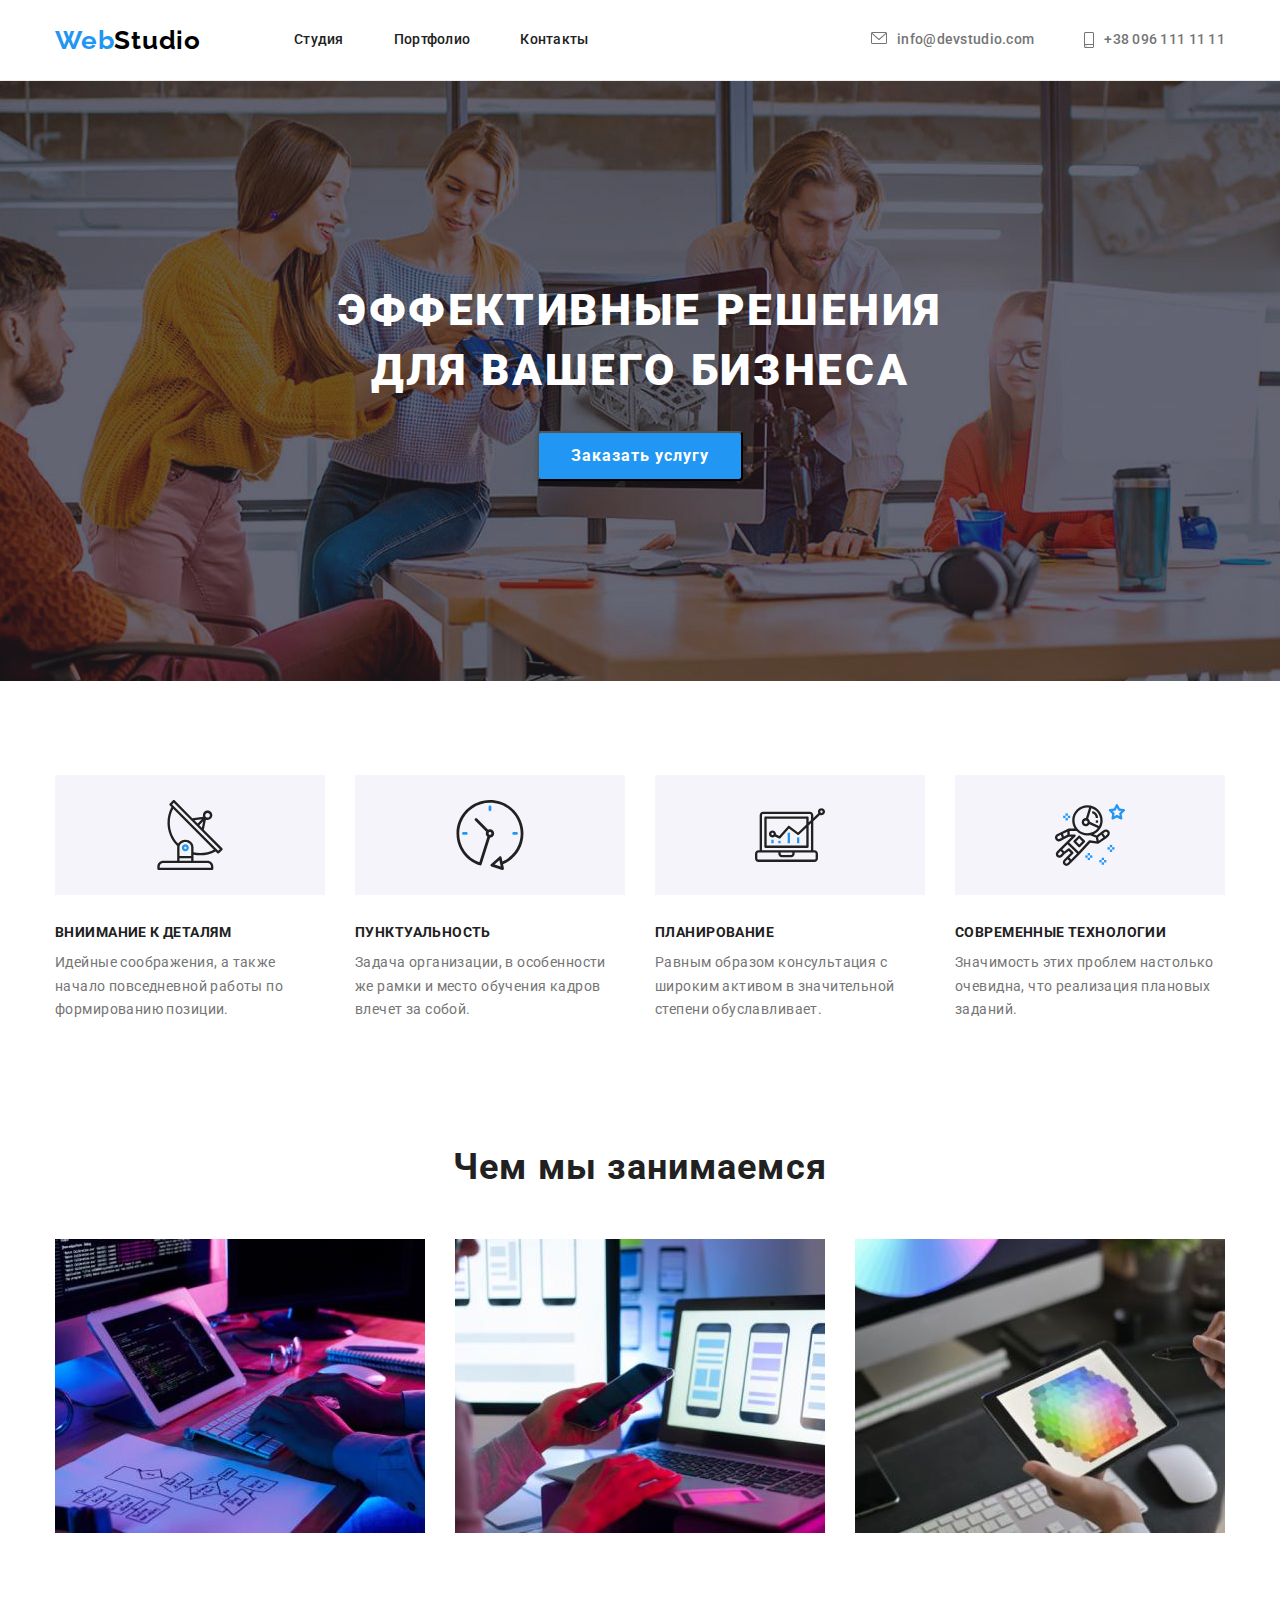
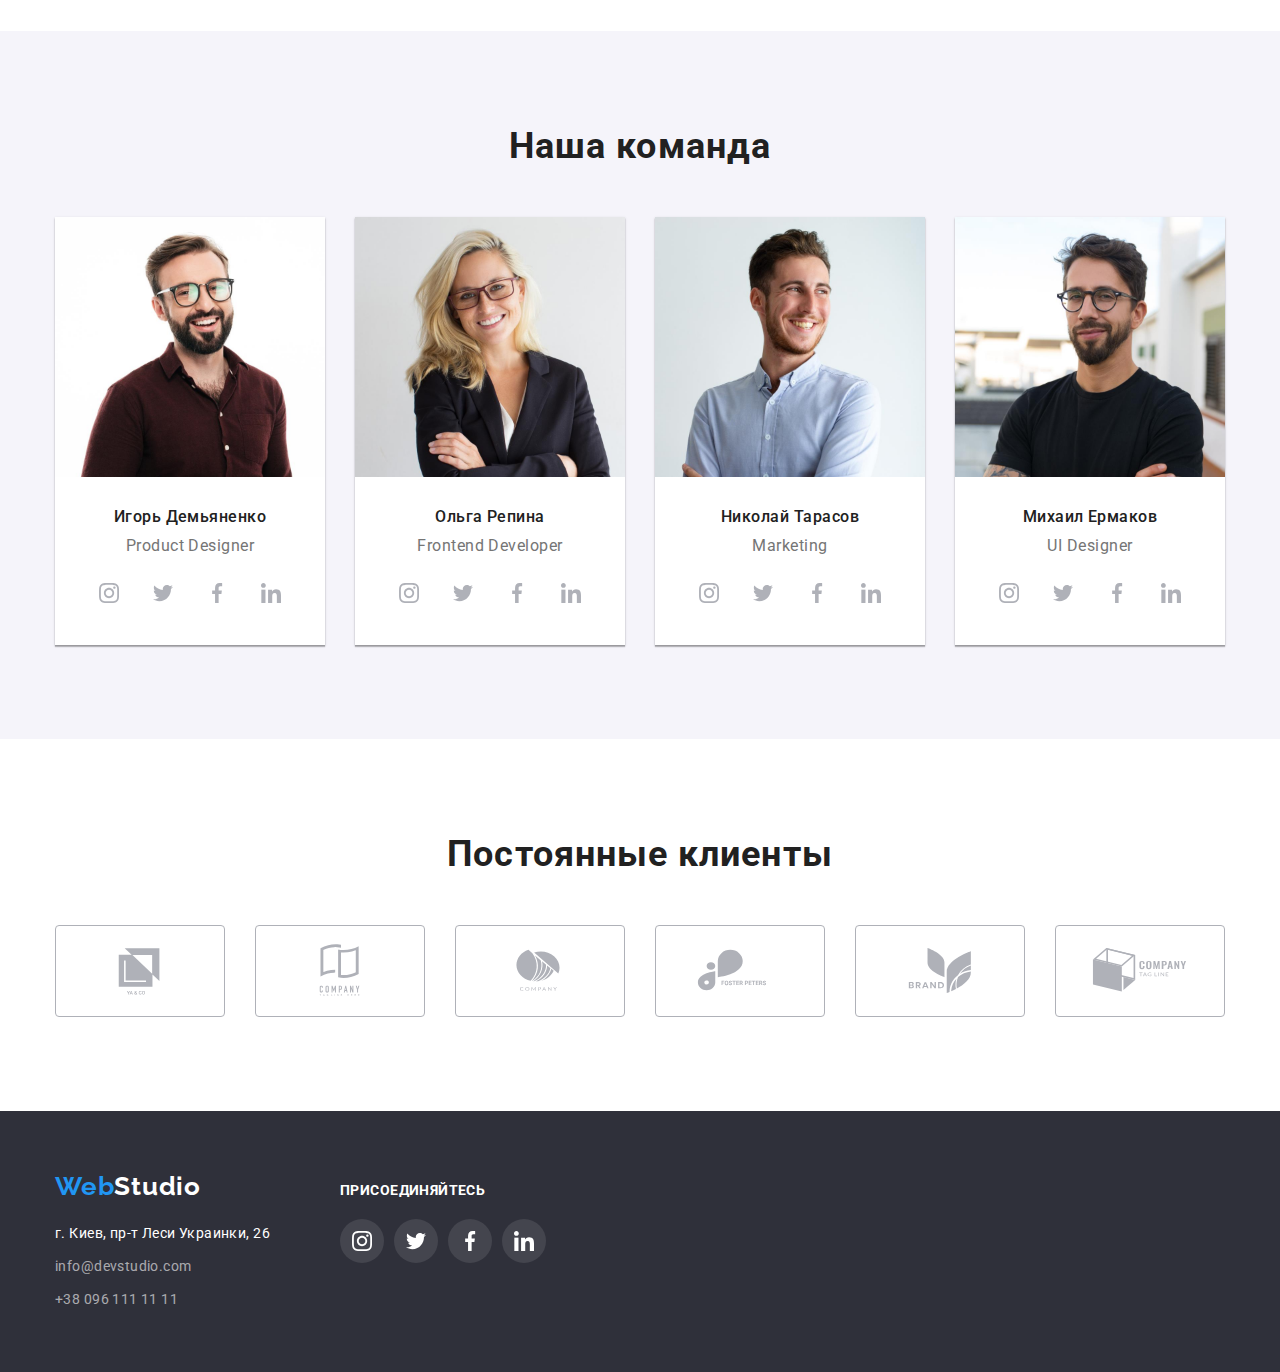
<file: index.html>
<!DOCTYPE html>
<html lang="ru">
    <head>
        <meta charset="UTF-8">
        <meta http-equiv="X-UA-Compatible" content="IE=edge">
        <meta name="viewport" content="width=device-width, initial-scale=1.0">
        <title>WebStudio</title>
        <link rel="preconnect" href="https://fonts.googleapis.com">
        <link rel="preconnect" href="https://fonts.gstatic.com" crossorigin>
        <link href="https://fonts.googleapis.com/css2?family=Raleway:wght@700&family=Roboto:wght@400;500;700;900&display=swap"
            rel="stylesheet">
        <link rel="stylesheet" href="https://cdnjs.cloudflare.com/ajax/libs/modern-normalize/1.1.0/modern-normalize.min.css"> 
        <link rel="stylesheet" href="./css/styles.css">
    </head>
    <body>
        <header class="header"> 
            <div class="container header-container">
                <nav class="header-navigation">
                    <a class="header-logo link" id="logo" href="./index.html" rel="home" lang="en">Web<span class="logo-part-header">Studio</span></a>
                    <ul class="header-list list">
                        <li class="header-item"><a class="header-link link" href="./index.html">Студия</a></li>
                        <li class="header-item"><a class="header-link link" href="./portfolio.html">Портфолио</a></li>
                        <li class="header-item"><a class="header-link link" href="#contacts">Контакты</a></li>
                    </ul>
                </nav> 
                <div class="header-connect">
                    <a class="header-mail-link link" href="mailto:info@devstudio.com">info@devstudio.com</a>
                    <a class="header-tel-link link" href="tel:+380961111111">+38 096 111 11 11</a>
                </div>
            </div>
        </header>
        <main class="main">
            <section class="section main-section"> 
                <div class="main-container">
                <h1 class="main-heading">
                Эффективные решения<br> для вашего бизнеса
                </h1>
                <button class="main-btn" type="button">Заказать услугу</button>
                </div>
            </section>
            <section class="section peculiarities-section">
                <div class="container peculiarities-container">
                    <ul class="peculiarities-icon-list list">
                        <li class="peculiarities-icon-item">
                            <a class="peculiarities-icon-link" href="">
                                <svg class="peculiarities" width="70" height="70">
                                    <use href="./images/icons.svg#icon-peculiarities-svg-1"></use>
                                </svg>
                            </a>
                            <h3 class="main-item-heading">Вниимание к деталям</h3>
                            <p class="main-item-ph">Идейные соображения, а также начало повседневной работы по формированию позиции.</p>
                        </li>
                        <li class="peculiarities-icon-item">
                            <a class="peculiarities-icon-link" href="">
                            <svg class="peculiarities" width="70" height="70">
                                <use href="./images/icons.svg#icon-peculiarities-svg-2"></use>
                            </svg>
                            </a>
                            <h3 class="main-item-heading">Пунктуальность</h3>
                            <p class="main-item-ph">Задача организации, в особенности же рамки и место обучения кадров влечет за собой.
                        </li>
                        <li class="peculiarities-icon-item">
                            <a class="peculiarities-icon-link" href="">
                                <svg class="peculiarities" width="70" height="70">
                                    <use href="./images/icons.svg#icon-peculiarities-svg-3"></use>
                                </svg>
                            </a>
                            <h3 class="main-item-heading">Планирование</h3>
                            <p class="main-item-ph">Равным образом консультация с широким активом в значительной степени обуславливает.</p>
                        </li>
                        <li class="peculiarities-icon-item">
                            <a class="peculiarities-icon-link" href="">
                                <svg class="peculiarities" width="70" height="70">
                                    <use href="./images/icons.svg#icon-peculiarities-svg-4"></use>
                                </svg>
                            </a>
                            <h3 class="main-item-heading">Современные технологии</h3>
                            <p class="main-item-ph">Значимость этих проблем настолько очевидна, что реализация плановых заданий.</p>
                        </li>
                    </ul>
                <!-- <ul class="main-list list">
                    <li class="main-item"><h3 class="main-item-heading">Вниимание к деталям</h3>
                        <p class="main-item-ph">Идейные соображения, а также начало повседневной работы по формированию позиции.</p>
                    </li>
                    <li class="main-item"><h3 class="main-item-heading">Пунктуальность</h3>
                        <p class="main-item-ph">Задача организации, в особенности же рамки и место обучения кадров влечет за собой.</p>
                        </li>
                    <li class="main-item"><h3 class="main-item-heading">Планирование</h3>
                        <p class="main-item-ph">Равным образом консультация с широким активом в значительной степени обуславливает.</p>
                        <li class="main-item">
                            <h3 class="main-item-heading">Современные технологии</h3>
                            <p class="main-item-ph">Значимость этих проблем настолько очевидна, что реализация плановых заданий.</p>
                    </li>
                </ul> -->
                </div>
            </section>
            <section class="section what-we-do-section">
                <div class="container what-we-do-container">
                <h2 class="main-second-heading">Чем мы занимаемся</h2>
                <ul class="list what-we-do-list">
                    <li class="what-we-do-item"><img src="./images/box-1.jpg" alt="клавиатура" width="370" height="294"></li>
                    <li class="what-we-do-item"><img src="./images/box-1-1.jpg" alt="ноутбук" width="370" height="294"></li>
                    <li class="what-we-do-item"><img src="./images/box-1-2.jpg" alt="планшет" width="370" height="294"></li>
                </ul>
                </div>
            </section>
            <section class="section our-team-section">
                <div class="container our-team-container">
                <h2 class="main-second-heading">Наша команда</h2>
                <ul class="list our-team-list">
                    <li class="our-team-item"><img src="./images/person-1.jpg" alt="Игорь Демьяненко" width="270" height="260">
                        <div class="our-team-text">
                            <h3 class="our-team-heading-item">Игорь Демьяненко</h3> 
                            <p class="our-team-ph-item" lang="en">Product Designer</p>
                            <ul class="our-team-icon-list list">
                                <li class="our-team-icon-item">
                                    <a class="our-team-icon-link" href="">
                                        <svg class="our-team-icon" width="20" height="20">
                                            <use href="./images/icons.svg#icon-social-icon-svg-1"></use>
                                        </svg>
                                    </a>
                                </li>
                                <li class="our-team-icon-item">
                                    <a class="our-team-icon-link" href="">
                                        <svg class="our-team-icon" width="20" height="20">
                                            <use href="./images/icons.svg#icon-social-icon-svg-2"></use>
                                        </svg>
                                    </a>
                                </li>
                                <li class="our-team-icon-item">
                                    <a class="our-team-icon-link" href="">
                                        <svg class="our-team-icon" width="20" height="20">
                                            <use href="./images/icons.svg#icon-social-icon-svg-3"></use>
                                        </svg>
                                    </a>
                                </li>
                                <li class="our-team-icon-item">
                                    <a class="our-team-icon-link" href="">
                                        <svg class="our-team-icon" width="20" height="20">
                                            <use href="./images/icons.svg#icon-social-icon-svg-4"></use>
                                        </svg>
                                    </a>
                                </li>
                            </ul>
                        </div> 
                    </li>
                    <li class="our-team-item"><img src="./images/person-2.jpg" alt="Ольга Репина" width="270" height="260">
                        <div class="our-team-text">
                            <h3 class="our-team-heading-item">Ольга Репина</h3>
                            <p class="our-team-ph-item" lang="en">Frontend Developer</p>
                            <ul class="our-team-icon-list list">
                                <li class="our-team-icon-item">
                                    <a class="our-team-icon-link" href="">
                                        <svg class="our-team-icon" width="20" height="20">
                                            <use href="./images/icons.svg#icon-social-icon-svg-1"></use>
                                        </svg>
                                    </a>
                                </li>
                                <li class="our-team-icon-item">
                                    <a class="our-team-icon-link" href="">
                                        <svg class="our-team-icon" width="20" height="20">
                                            <use href="./images/icons.svg#icon-social-icon-svg-2"></use>
                                        </svg>
                                    </a>
                                </li>
                                <li class="our-team-icon-item">
                                    <a class="our-team-icon-link" href="">
                                        <svg class="our-team-icon" width="20" height="20">
                                            <use href="./images/icons.svg#icon-social-icon-svg-3"></use>
                                        </svg>
                                    </a>
                                </li>
                                <li class="our-team-icon-item">
                                    <a class="our-team-icon-link" href="">
                                        <svg class="our-team-icon" width="20" height="20">
                                            <use href="./images/icons.svg#icon-social-icon-svg-4"></use>
                                        </svg>
                                    </a>
                                </li>
                            </ul>
                        </div>
                    </li>
                    <li class="our-team-item"><img src="./images/person-3.jpg" alt="Николай Тарасов" width="270" height="260">
                        <div class="our-team-text">
                            <h3 class="our-team-heading-item">Николай Тарасов</h3>
                            <p class="our-team-ph-item" lang="en">Marketing</p>
                            <ul class="our-team-icon-list list">
                                <li class="our-team-icon-item">
                                    <a class="our-team-icon-link" href="">
                                        <svg class="our-team-icon" width="20" height="20">
                                            <use href="./images/icons.svg#icon-social-icon-svg-1"></use>
                                        </svg>
                                    </a>
                                </li>
                                <li class="our-team-icon-item">
                                    <a class="our-team-icon-link" href="">
                                        <svg class="our-team-icon" width="20" height="20">
                                            <use href="./images/icons.svg#icon-social-icon-svg-2"></use>
                                        </svg>
                                    </a>
                                </li>
                                <li class="our-team-icon-item">
                                    <a class="our-team-icon-link" href="">
                                        <svg class="our-team-icon" width="20" height="20">
                                            <use href="./images/icons.svg#icon-social-icon-svg-3"></use>
                                        </svg>
                                    </a>
                                </li>
                                <li class="our-team-icon-item">
                                    <a class="our-team-icon-link" href="">
                                        <svg class="our-team-icon" width="20" height="20">
                                            <use href="./images/icons.svg#icon-social-icon-svg-4"></use>
                                        </svg>
                                    </a>
                                </li>
                            </ul>
                        </div>
                    </li>
                    <li class="our-team-item"><img src="./images/person-4.jpg" alt="Михаил Ермаков" width="270" height="260">
                        <div class="our-team-text">
                            <h3 class="our-team-heading-item">Михаил Ермаков</h3>
                            <p class="our-team-ph-item" lang="en">UI Designer</p>
                            <ul class="our-team-icon-list list">
                                <li class="our-team-icon-item">
                                    <a class="our-team-icon-link" href="">
                                        <svg class="our-team-icon" width="20" height="20">
                                            <use href="./images/icons.svg#icon-social-icon-svg-1"></use>
                                        </svg>
                                    </a>
                                </li>
                                <li class="our-team-icon-item">
                                    <a class="our-team-icon-link" href="">
                                        <svg class="our-team-icon" width="20" height="20">
                                            <use href="./images/icons.svg#icon-social-icon-svg-2"></use>
                                        </svg>
                                    </a>
                                </li>
                                <li class="our-team-icon-item">
                                    <a class="our-team-icon-link" href="">
                                        <svg class="our-team-icon" width="20" height="20">
                                            <use href="./images/icons.svg#icon-social-icon-svg-3"></use>
                                        </svg>
                                    </a>
                                </li>
                                <li class="our-team-icon-item">
                                    <a class="our-team-icon-link" href="">
                                        <svg class="our-team-icon" width="20" height="20">
                                            <use href="./images/icons.svg#icon-social-icon-svg-4"></use>
                                        </svg>
                                    </a>
                                </li>
                            </ul>
                        </div>
                    </li>
                </ul> 
                </div>
            </section>
            <section class="section regular-customers-section">
                <div class="container regular-customers-container">
                <h2 class="main-second-heading">Постоянные клиенты</h2>
                <ul class="regular-customers-list list">
                    <li class="regular-customers-item">
                        <a class="regular-customers-link" href="">
                            <svg class="regular-customers-icon" width="106" height="60">
                                <use href="./images/icons.svg#icon-regular-customers-svg-1"></use>
                            </svg>
                        </a>
                    </li>
                    <li class="regular-customers-item">
                        <a class="regular-customers-link" href="">
                            <svg class="regular-customers-icon" width="106" height="60">
                                <use href="./images/icons.svg#icon-regular-customers-svg-2"></use>
                            </svg>
                        </a>
                    </li>
                    <li class="regular-customers-item">
                        <a class="regular-customers-link" href="">
                            <svg class="regular-customers-icon" width="106" height="60">
                                <use href="./images/icons.svg#icon-regular-customers-svg-3"></use>
                            </svg>
                        </a>
                    </li>
                    <li class="regular-customers-item">
                        <a class="regular-customers-link" href="">
                            <svg class="regular-customers-icon" width="106" height="60">
                                <use href="./images/icons.svg#icon-regular-customers-svg-4"></use>
                            </svg>
                        </a>
                    </li>
                    <li class="regular-customers-item">
                        <a class="regular-customers-link" href="">
                            <svg class="regular-customers-icon" width="106" height="60">
                                <use href="./images/icons.svg#icon-regular-customers-svg-5"></use>
                            </svg>
                        </a>
                    </li>
                    <li class="regular-customers-item">
                        <a class="regular-customers-link" href="">
                            <svg class="regular-customers-icon" width="106" height="60">
                                <use href="./images/icons.svg#icon-regular-customers-svg-6"></use>
                            </svg>
                        </a>
                    </li>
                </ul>
                </div>
            </section>
        </main>
        <footer class="footer">
            <div class="container footer-container">
            <a id="contacts"></a>
            <div class="footer-address">
            <a class="footer-logo link" href="./index.html" rel="home">Web<span class="logo-part-footer">Studio</span></a>
            <address class="address f-e">г. Киев, пр-т Леси Украинки, 26</address>
            <a class="footer-mail-link link f-e" href="mailto:info@devstudio.com">info@devstudio.com</a>
            <a class="footer-tel-link link f-e" href="tel:+380961111111">+38 096 111 11 11</a>
            </div>
            <div class="footer-follow">
                <p class="footer-ph">присоединяйтесь</p>
                <ul class="footer-icon-list list">
                    <li class="footer-icon-item">
                        <a class="footer-icon-link" href="">
                            <svg class="footer-icon" width="20" height="20">
                                <use href="./images/icons.svg#icon-social-icon-svg-1"></use>
                            </svg>
                        </a>
                    </li>
                    <li class="footer-icon-item">
                        <a class="footer-icon-link" href="">
                            <svg class="footer-icon" width="20" height="20">
                                <use href="./images/icons.svg#icon-social-icon-svg-2"></use>
                            </svg>
                        </a>
                    </li>
                    <li class="footer-icon-item">
                        <a class="footer-icon-link" href="">
                            <svg class="footer-icon" width="20" height="20">
                                <use href="./images/icons.svg#icon-social-icon-svg-3"></use>
                            </svg>
                        </a>
                    </li>
                    <li class="footer-icon-item">
                        <a class="footer-icon-link" href="">
                            <svg class="footer-icon" width="20" height="20">
                                <use href="./images/icons.svg#icon-social-icon-svg-4"></use>
                            </svg>
                        </a>
                    </li>
                </ul>
            </div>
            </div>
        </footer>
    </body>
</html>
</file>
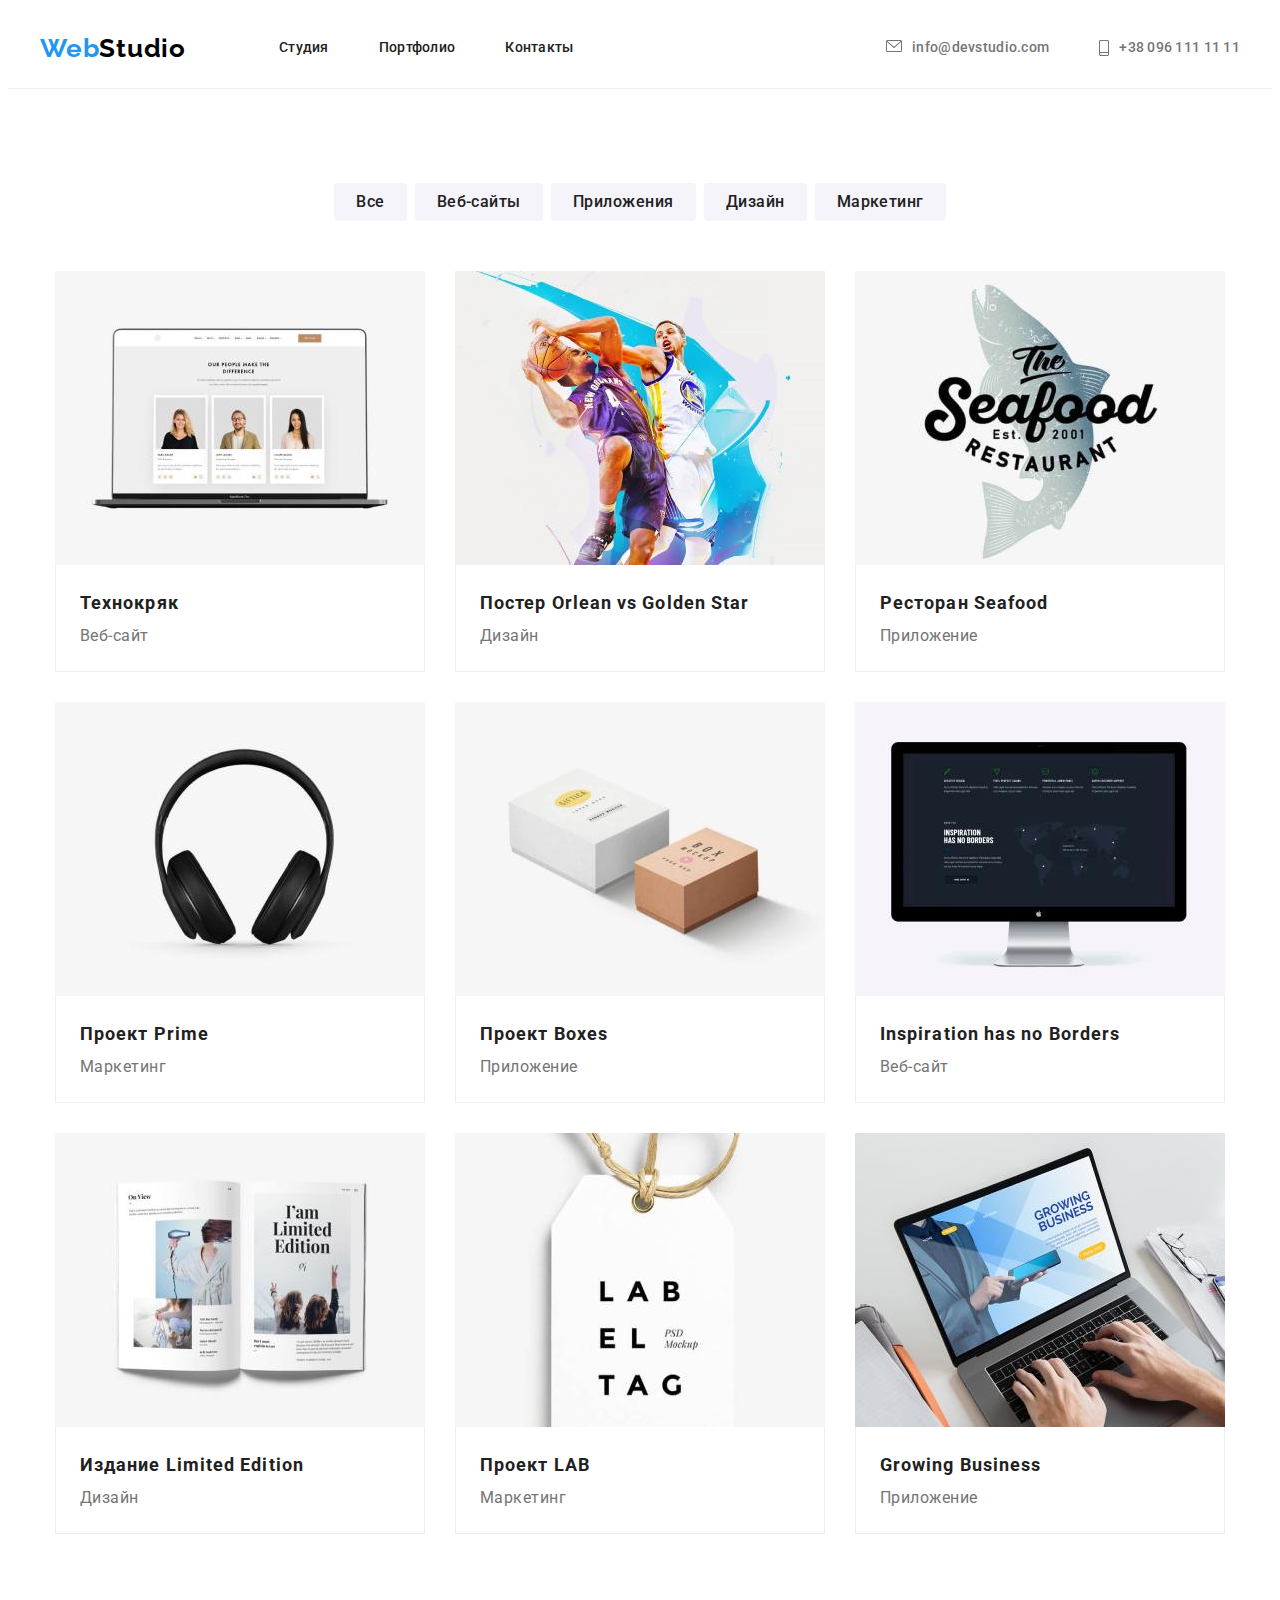
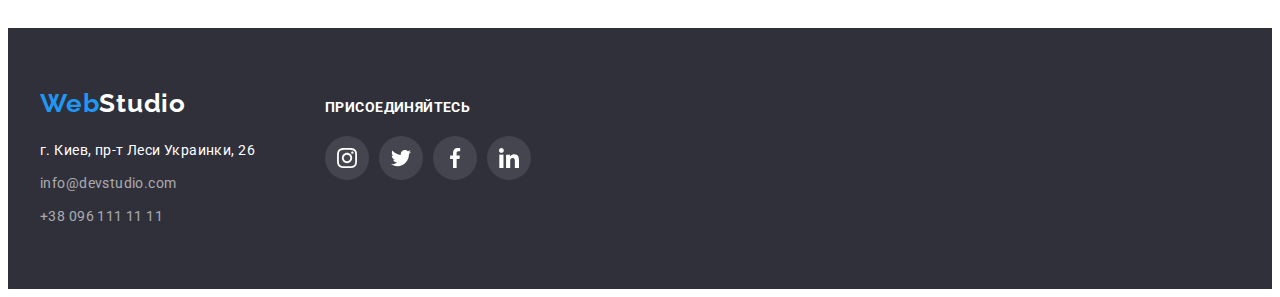
<file: portfolio.html>
<!DOCTYPE html>
<html lang="ru">
    <head>
        <meta charset="UTF-8">
        <meta http-equiv="X-UA-Compatible" content="IE=edge">
        <meta name="viewport" content="width=device-width, initial-scale=1.0">
        <title>WebStudio</title>
        <link rel="preconnect" href="https://fonts.googleapis.com">
        <link rel="preconnect" href="https://fonts.gstatic.com" crossorigin>
        <link href="https://fonts.googleapis.com/css2?family=Raleway:wght@700&family=Roboto:wght@400;500;700;900&display=swap"
            rel="stylesheet">
        <link rel="stylesheet" href="./css/styles.css">
    </head>
    <body>
    <header class="header">
        <div class="container header-container">
            <nav class="header-navigation">
                <a class="header-logo link" id="logo" href="./index.html" rel="home" lang="en">Web<span
                        class="logo-part-header">Studio</span></a>
                <ul class="header-list list">
                    <li class="header-item"><a class="header-link link" href="./index.html">Студия</a></li>
                    <li class="header-item"><a class="header-link link" href="./portfolio.html">Портфолио</a></li>
                    <li class="header-item"><a class="header-link link" href="#contacts">Контакты</a></li>
                </ul>
            </nav>
            <div class="header-connect">
                <a class="header-mail-link link" href="mailto:info@devstudio.com">info@devstudio.com</a>
                <a class="header-tel-link link" href="tel:+380961111111">+38 096 111 11 11</a>
            </div>
        </div>
    </header>
        <main> 
            <section class="section main-portfolio-section">
                <div class="container button-container">
                <ul class="button-list list">
                    <li class="button-item"><button class="btn-item" type="button">Все</button></li>
                    <li class="button-item"><button class="btn-item" type="button">Веб-сайты</button></li>
                    <li class="button-item"><button class="btn-item" type="button">Приложения</button></li>
                    <li class="button-item"><button class="btn-item" type="button">Дизайн</button></li>
                    <li class="button-item"><button class="btn-item" type="button">Маркетинг</button></li>
                </ul>
                </div>
                <ul class="portfolio-list list container">
                    <li class="porfolio-item">
                        <img class="img-portfolio" src="./images/portfolio-1.jpg" alt="макет веб-сайта" height="294" width="370">
                        <div class="wrap-text">
                        <h3 class="portfolio-heading">Технокряк</h3>
                        <p class="portfolio-ph">Веб-сайт</p>
                        </div>
                    </li>
                    <li class="porfolio-item">
                        <img class="img-portfolio" src="./images/portfolio-2.jpg" alt="постер" height="294" width="370">
                        <div class="wrap-text">
                        <h3 class="portfolio-heading">Постер <span lang="en">Orlean vs Golden Star</span> </h3>
                        <p class="portfolio-ph">Дизайн</p>
                        </div>
                    </li>
                    <li class="porfolio-item">
                        <img class="img-portfolio" src="./images/portfolio-3.jpg" alt="логотип ресторана" height="294" width="370">
                        <div class="wrap-text">
                        <h3 class="portfolio-heading">Ресторан <span lang="en">Seafood</span></h3>
                        <p class="portfolio-ph">Приложение</p>
                        </div>
                    </li>
                    <li class="porfolio-item">
                        <img class="img-portfolio" src="./images/portfolio-4.jpg" alt="наушники" height="294" width="370">
                        <div class="wrap-text">
                        <h3 class="portfolio-heading">Проект <span lang="en">Prime</span></h3>
                        <p class="portfolio-ph">Маркетинг</p>
                        </div>
                    </li>
                    <li class="porfolio-item">
                        <img class="img-portfolio" src="./images/portfolio-5.jpg" alt="коробки" height="294" width="370">
                        <div class="wrap-text">
                        <h3 class="portfolio-heading">Проект <span lang="en">Boxes</span></h3>
                        <p class="portfolio-ph">Приложение</p>
                        </div>
                    </li>
                    <li class="porfolio-item">
                        <img class="img-portfolio" src="./images/portfolio-6.jpg" alt="екран" height="294" width="370">
                        <div class="wrap-text">
                        <h3 class="portfolio-heading"><span lang="en">Inspiration has no Borders</span></h3>
                        <p class="portfolio-ph">Веб-сайт</p>
                        </div>
                    </li>
                    <li class="porfolio-item">
                        <img class="img-portfolio" src="./images/portfolio-7.jpg" alt="журнал" height="294" width="370">
                        <div class="wrap-text">
                        <h3 class="portfolio-heading">Издание <span lang="en">Limited Edition</span></h3>
                        <p class="portfolio-ph">Дизайн</p>
                        </div>
                    </li>
                    <li class="porfolio-item">
                        <img class="img-portfolio" src="./images/portfolio-8.jpg" alt="бирка" height="294" width="370">
                        <div class="wrap-text">
                        <h3 class="portfolio-heading">Проект <span lang="en">LAB</span></h3>
                        <p class="portfolio-ph">Маркетинг</p>
                        </div>
                    </li>
                    <li class="porfolio-item">
                        <img class="img-portfolio" src="./images/portfolio-9.jpg" alt="ноутбук" height="294" width="370">
                        <div class="wrap-text">
                        <h3 class="portfolio-heading"><span lang="en">Growing Business</span></h3>
                        <p class="portfolio-ph">Приложение</p>
                        </div>
                    </li>
                </ul>
                
            </section>
        </main>
        <footer class="footer">
            <div class="container footer-container">
                <a id="contacts"></a>
                <div class="footer-address">
                    <a class="footer-logo link" href="./index.html" rel="home">Web<span
                            class="logo-part-footer">Studio</span></a>
                    <address class="address f-e">г. Киев, пр-т Леси Украинки, 26</address>
                    <a class="footer-mail-link link f-e" href="mailto:info@devstudio.com">info@devstudio.com</a>
                    <a class="footer-tel-link link f-e" href="tel:+380961111111">+38 096 111 11 11</a>
                </div>
                <div class="footer-follow">
                    <p class="footer-ph">присоединяйтесь</p>
                    <ul class="footer-icon-list list">
                        <li class="footer-icon-item">
                            <a class="footer-icon-link" href="">
                                <svg class="footer-icon" width="20" height="20">
                                    <use href="./images/icons.svg#icon-social-icon-svg-1"></use>
                                </svg>
                            </a>
                        </li>
                        <li class="footer-icon-item">
                            <a class="footer-icon-link" href="">
                                <svg class="footer-icon" width="20" height="20">
                                    <use href="./images/icons.svg#icon-social-icon-svg-2"></use>
                                </svg>
                            </a>
                        </li>
                        <li class="footer-icon-item">
                            <a class="footer-icon-link" href="">
                                <svg class="footer-icon" width="20" height="20">
                                    <use href="./images/icons.svg#icon-social-icon-svg-3"></use>
                                </svg>
                            </a>
                        </li>
                        <li class="footer-icon-item">
                            <a class="footer-icon-link" href="">
                                <svg class="footer-icon" width="20" height="20">
                                    <use href="./images/icons.svg#icon-social-icon-svg-4"></use>
                                </svg>
                            </a>
                        </li>
                    </ul>
                </div>
            </div>
        </footer>
    </body>
</html>
</file>
<file: css/styles.css>
:root {
  --first-logo-color: #2196f3;
  --second-logo-color: #000000;
  --third-logo-color: #ffffff;
  --main-heading-color: #ffffff;
  --first-btn-text-color: #ffffff;
  --second-btn-text-color: #212121;
  --header-color: #212121;
  --first-text-color: #212121;
  --second-text-color: #757575;
  --third-text-color: #ffffff;
  --link-text-color: #2196f3;
  --accent-color: #2196f3;
  --dark-background-color: #2f303a;
  --footer-link-color: rgba(255, 255, 255, 0.6);
  --backgroun-color: #ffffff;
  --background-btn-color: #F5F4FA;
}
p,
h1,
h2,
h3,
h4,
h5,
h6 {
  margin: 0;
}
button {
  cursor: pointer;
}
li {
  margin: 0;
  padding: 0;
}
ul {
  margin: 0;
  padding: 0;
}
body {
  font-family: "Roboto", sans-serif;
  color: #212121;
}
.header {
  border-bottom: 1px solid #ECECEC;
}
.header-navigation {
  display: flex;
  align-items: center;
}
.header-container {
  display: flex;
  align-items: center;
  justify-content: space-between;
  height: 80px;
  
}

.header-list {
  display: flex;
}

.section {
  padding-bottom: 94px;
}
.container {
  width: 1200px;
  padding-left: 15px;
  padding-right: 15px;
  margin: 0 auto;
  
}

.footer,
.main-header {
  background-color: var(--dark-background-color);
}

.list {
  list-style: none;
}
.link {
  text-decoration: none;
}
.logo-part-header {
  color: var(--second-logo-color);
}
.logo-part-footer {
  color: var(--third-logo-color);
}
.header-logo {
  display: block;
  font-family: Raleway;
  font-weight: 700;
  font-size: 26px;
  line-height: 1.19;
  /* identical to box height */
  letter-spacing: 0.03em;
  color: var(--link-text-color);
  margin-right: 93px;
  padding-top: 25px;
  padding-bottom: 25px;
}

.header-list {
  display: flex;
}

.header-item:not(:last-child) {
  margin-right: 50px;
}
 .header-connect {
  display: flex;
  align-items: center;
  justify-content: center;
 }
.header-link {
  display: block;
  font-weight: 500;
  font-size: 14px;
  line-height: 1.14;
  letter-spacing: 0.02em;
  color: var(--header-color);
     padding-top: 32px;
    padding-bottom: 32px;
}
.header-link:hover,
.header-link:focus,
.header-mail-link:focus,
.header-mail-link:hover,
.header-tel-link:focus,
.header-tel-link:hover,
.footer-mail-link:hover,
.footer-tel-link:focus {
  color: var(--link-text-color);
}
.header-mail-link {
  display: flex;
  font-weight: 500;
  font-size: 14px;
  line-height: 1.14;
  letter-spacing: 0.02em;
  color: var(--second-text-color);
  margin-right: 50px;
}
.header-tel-link {
  display: flex;
  font-weight: 500;
  font-size: 14px;
  line-height: 1.14;
  letter-spacing: 0.02em;
  color: var(--second-text-color);
}
.header-mail-link::before {
  content: '';
  height: 12px;
  width: 16px;
  background-image: url(../images/svg/header-svg-1.svg);
  background-size: contain;
  background-repeat: no-repeat;
  background-position: bottom;
  margin-right: 10px;
}
.header-mail-link:hover::before,
.header-mail-link:focus::before {
  content: '';
  height: 12px;
  width: 16px;
  background-image: url(../images/svg/header-svg-1-hover.svg);
  background-size: contain;
  background-repeat: no-repeat;
  background-position: bottom;
  margin-right: 10px;
}

  .header-tel-link::before {
    content: '';
  height: 16px;
  width: 10px;
  background-image: url(../images/svg/header-svg-2.svg);
  background-size: contain;
  background-repeat: no-repeat;
  background-position: bottom;
  margin-right: 10px;
  }

.header-tel-link:hover::before,
.header-tel-link:focus::before {
  content: '';
  height: 16px; 
   width: 10px; 
  background-image: url(../images/svg/header-svg-2-hover.svg);
  background-size: contain;
  background-repeat: no-repeat;
  background-position: bottom;
  margin-right: 10px;
}


.main-container {
    display: flex;
  flex-direction: column;
  align-self: center;
  align-items: center;
  
}
.main-section {
  background-color: var(--dark-background-color);
  background-image: url(../images/img-overlay.png), url(../images/main-img.jpg);
  background-repeat: no-repeat;
  background-position: center;
  background-size: cover;
  padding: 200px 0;
  max-width: 1600px;
  margin: 0 auto;
}
.main-heading {
  /* padding: 200px 300px 30px 300px; */
  margin-bottom: 30px;
  font-weight: 900;
  font-size: 44px;
  line-height: 1.36;
  /* or 136% */
  text-align: center;
  letter-spacing: 0.06em;
  text-transform: uppercase;
  color: var(--main-heading-color)
  
}
.main-btn {
  font-family: Roboto;
  font-weight: 700;
  font-size: 16px;
  line-height: 1.88;
  cursor: pointer;
  /* identical to box height, or 187% */
  display: flex;
  align-items: center;
  text-align: center;
  letter-spacing: 0.06em;
  color: var(--first-btn-text-color);
  min-width: 200px;
  height: 50px;
  padding: 10px 32px 10px 32px;
  background-color: var(--accent-color);
  box-shadow: 0px 4px 4px rgba(0, 0, 0, 0.15);
  border-radius: 4px;
}
.peculiarities-section {
  padding-top: 94px;
}
.peculiarities-container {
  display: flex; 
  flex-direction: column;
}
.peculiarities-icon-list {
  display: flex;
}
.peculiarities-icon-item {
  content: '';
  width: 270px;
  margin-bottom: 30px;  
  display: flex;
  flex-direction: column;
  justify-content: center;
}
.peculiarities-icon-item:not(:last-child){
  margin-right: 30px;
}
.peculiarities-icon-link { 
  display: flex;
  align-items: center;
  justify-content: center;
  background-color: var(--background-btn-color);
  height: 120px;
  width: 100%;
  margin-bottom: 30px;
}
/* .main-list {
  display: flex;
  
} */
/* .main-item {
  width: 270px;
} */
/* .main-item:not(:last-child) {
  margin-right: 30px;
} */
.main-item-heading {
  font-weight: 700;
  font-size: 14px;
  line-height: 1.14;
  letter-spacing: 0.03em;
  text-transform: uppercase;
  color: var(--first-text-color);
  margin-bottom: 10px;
}
.main-item-ph {
  font-size: 14px;
  line-height: 1.71;
  /* or 171% */
  letter-spacing: 0.03em;
  color: var(--second-text-color);
}
}
.what-we-do-container {
  display: flex;
  flex-direction: column;
  align-self: center;
  align-items: center;
  
}

.main-second-heading {
  font-weight: 700;
  margin-bottom: 50px;
  font-size: 36px;
  line-height: 1.17;
  text-align: center;
  letter-spacing: 0.03em;
  color: var(--header-color);
}
.what-we-do-list {
  display: flex;
 
}

.what-we-do-item:not(:last-child) {
  margin-right: 30px;
}
.our-team-section {
  padding-top: 94px;
  background-color: var(--background-btn-color);
}

.our-team-container {
    display: flex;
  flex-direction: column;
  align-self: center;
  align-items: center;
}

.our-team-list {
  display: flex;
}

.our-team-item:not(:last-child) {
  margin-right: 30px;
}

.our-team-item {
  display: flex;
  flex-direction: column;
  align-self: center;
  align-items: center;
  background-color: var(--main-heading-color);
  box-shadow:  0px 2px 1px rgba(0, 0, 0, 0.2), 
   0px 1px 1px rgba(0, 0, 0, 0.14),  0px 1px 3px rgba(0, 0, 0, 0.12);

}

.our-team-text {
  padding: 30px;
}

.our-team-heading-item {
  font-weight: 500;
  font-size: 16px;
  line-height: 1.19;
  /* identical to box height */
  text-align: center;
  letter-spacing: 0.03em;
  color: var(--first-text-color);
}
.our-team-ph-item {
  font-size: 16px;
  line-height: 1.19;
  /* identical to box height */
  text-align: center;
  letter-spacing: 0.03em;
  color: var(--second-text-color);
  margin-top: 10px;
  margin-bottom: 16px;
}
.our-team-icon-list {
  display: flex;
  justify-content: center;
}
.our-team-icon-item {
  width: 44px;
  height: 44px;
}
.our-team-icon-item + .our-team-icon-item {
  margin-left: 10px;
}
.our-team-icon-link {
  width: 100%;
  height: 100%;
  border-radius: 50%;
  display: flex;
  align-items: center;
  justify-content: center;
  object-fit: contain
  background-color: var(--main-heading-color);
}
.our-team-icon {
  fill:#afb1b8;
}
.our-team-icon-link:hover,
.our-team-icon-link:focus  {
  background-color: var(--accent-color);
}
.our-team-icon-link:hover .our-team-icon,
.our-team-icon-link:focus .our-team-icon  {
 fill: var(--main-heading-color);
}
.regular-customers-section {
  padding-top: 94px;
}
.regular-customers-container {
  display: flex;
  flex-direction: column;
}
.regular-customers-list {
  display: flex;
  justify-content: center;
}
.regular-customers-item{
  display: flex;
  width: 170px;
  height: 92px;
}
.regular-customers-item + .regular-customers-item {
  margin-left: 30px;
}
.regular-customers-link {
  width: 100%;
  height: 100%;
  border: 1px solid #afb1b8;
  border-radius: 4px;
  display: flex;
  justify-content: center;
  align-items: center;
}
.regular-customers-icon {
  fill: #afb1b8;
}
.regular-customers-link:hover, 
.regular-customers-link:focus {
   border: 1px solid #2196f3;
}
.regular-customers-link:hover .regular-customers-icon, 
.regular-customers-link:focus  .regular-customers-icon {
  fill: #2196f3;
}

.footer {
  padding-top: 60px;
  padding-bottom: 60px;
}
.footer-container {
  display: flex;
  align-self: center;
  align-items: baseline;
}
.footer-logo {
  font-family: Raleway;
  font-weight: 700;
  font-size: 26px;
  line-height: 1.19;
  /* identical to box height */
  letter-spacing: 0.03em;
  color: var(--first-logo-color);
  margin-bottom: 20px;
}

.footer-address {
  display: flex;
  flex-direction: column;
  margin-right: 70px;
  
}

.f-e:not(:last-child) {
  margin-bottom: 9px;
}

.address {
  font-style: normal;
  font-size: 14px;
  line-height: 1.71;
  /* or 171% */
  letter-spacing: 0.03em;
  color: var(--third-text-color);
}
.footer-tel-link {
  font-size: 14px;
  line-height: 1.71;
  /* or 171% */
  letter-spacing: 0.03em;
  color: var(--footer-link-color);
}
.footer-mail-link {
  font-size: 14px;
  line-height: 1.71;
  /* or 171% */
  letter-spacing: 0.03em;
  color: var(--footer-link-color);
}
.footer-ph {
  font-size: 14px;
  font-weight: 700;
  line-height: 1.14em;
  text-align: Left;
  letter-spacing: 0.03em;
  text-transform: uppercase;
  color: #ffffff;
  margin-bottom: 20px;
}
.footer-icon-list {
  display: flex;
  justify-content: center;
}
.footer-icon-item {
  width: 44px;
  height: 44px;
}
.footer-icon-item + .footer-icon-item {
  margin-left: 10px;
}
.footer-icon-link {
  width: 100%;
  height: 100%;
  border-radius: 50%;
  display: flex;
  align-items: center;
  justify-content: center;
  object-fit: contain;
  background-color: rgba(255, 255, 255, 0.1);
}
.footer-icon {
  fill: #ffffff;
}
.footer-icon-link:hover,
.footer-icon-link:focus {
background-color: var(--accent-color);
}
.main-portfolio-section {
padding-top: 94px; 
}
.button-list {
  display: flex;
  justify-content: center;
}

.button-item:not(:last-child) {
  margin-right: 8px;
  color: var(--accent-color);
}

.btn-item {
  cursor: pointer;
  font-family: Roboto;
  font-weight: 500;
  font-size: 16px;
  line-height: 1.63;
  /* identical to box height, or 162% */
  text-align: center;
  letter-spacing: 0.03em;
  color: var(--second-btn-text-color);
  background-color: var(--background-btn-color);
  border: 0px;
  border-radius: 4px;
  padding: 6px 22px;
}
.btn-item:hover,
.btn-item:focus {
  color: var(--first-btn-text-color);
  background-color: var(--accent-color);
  box-shadow: 0px 2px 2px
rgba(0, 0, 0, 0.12),  0px 1px 2px
rgba(0, 0, 0, 0.08), 0px 3px 1px
rgba(0, 0, 0, 0.1);
}

.portfolio-list {
  display: flex;
  flex-wrap: wrap;
  margin-top: 50px;
  justify-content: center;
  
}
.porfolio-item {
  margin-right: 30px;
  margin-bottom: 30px;
  border: 20px;
  border-color: #eeeeee;
}
.porfolio-item:hover {
  box-shadow: 1px 4px 6px
rgba(0, 0, 0, 0.16), 0px 4px 4px
rgba(0, 0, 0, 0.06), 0px 1px 1px
rgba(0, 0, 0, 0.12)
}
.porfolio-item:nth-child(3n + 0) {
  margin-right: 0;
}

.porfolio-item:nth-child(n + 7) {
  margin-bottom: 0;
}

.img-portfolio {
  display: block;
}

.wrap-text {
 padding: 20px 24px;
 background: #ffffff;
 border: 1px solid #eeeeee;
 border-top: 0;
 box-sizing: border-box;
}

.portfolio-heading {
  font-weight: 700;
  font-size: 18px;
  line-height: 2;
  /* identical to box height, or 200% */
  letter-spacing: 0.06em;
  color: var(--first-text-color);
}
.portfolio-ph {
  font-size: 16px;
  line-height: 1.88;
  /* identical to box height, or 187% */
  letter-spacing: 0.03em;
  color: var(--second-text-color);
  
}
</file>
